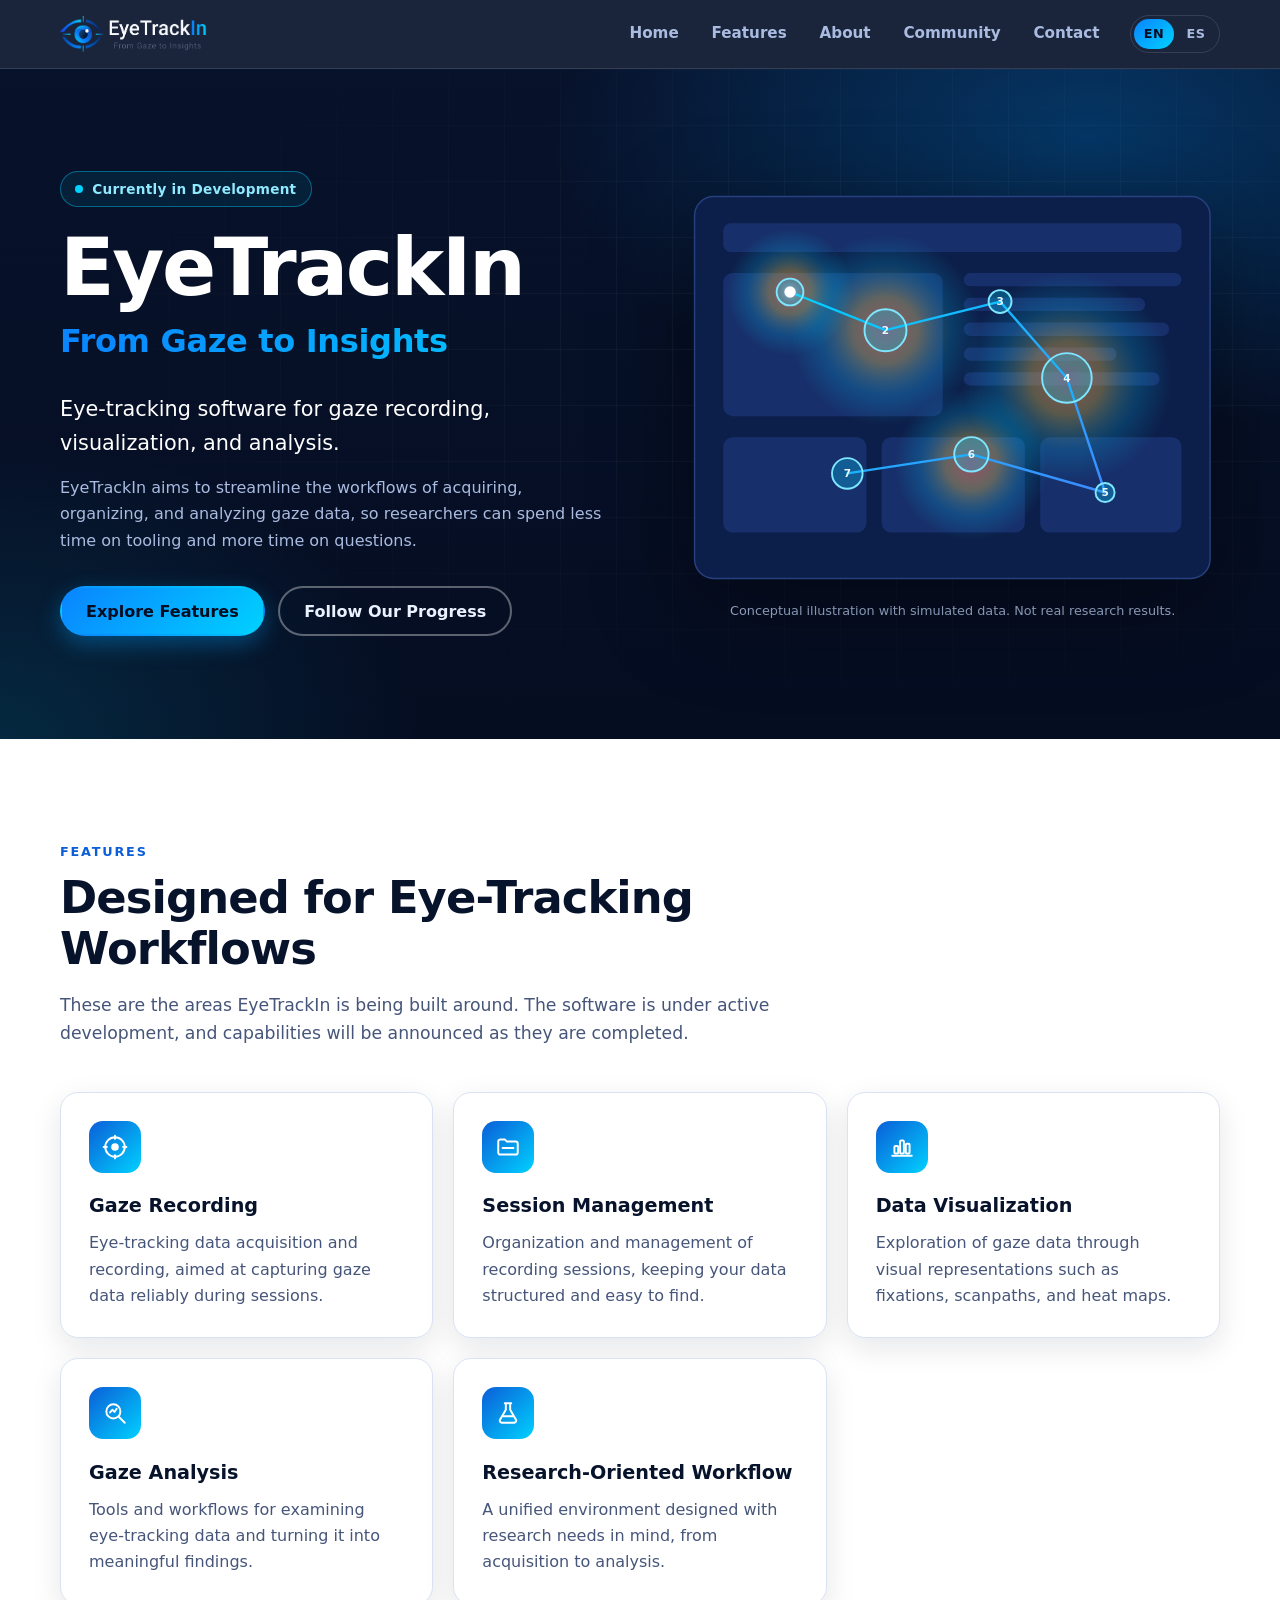
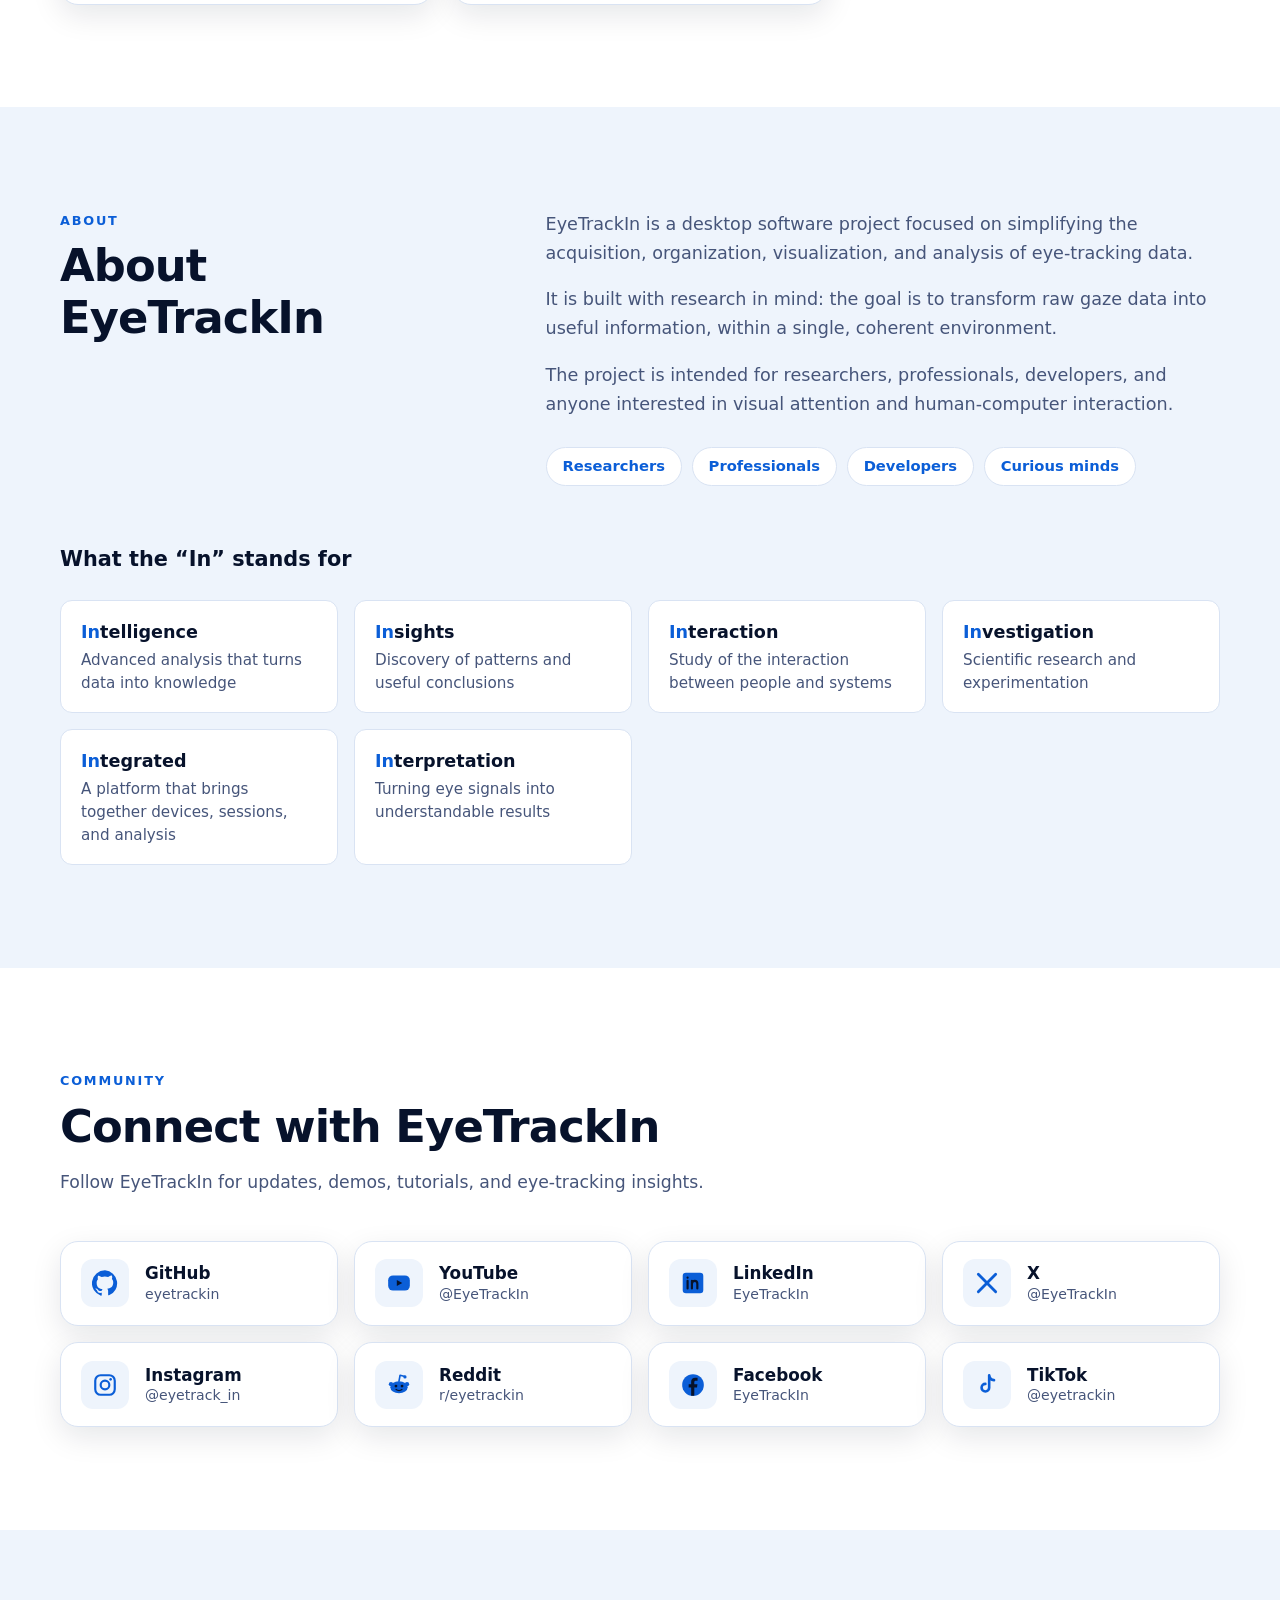
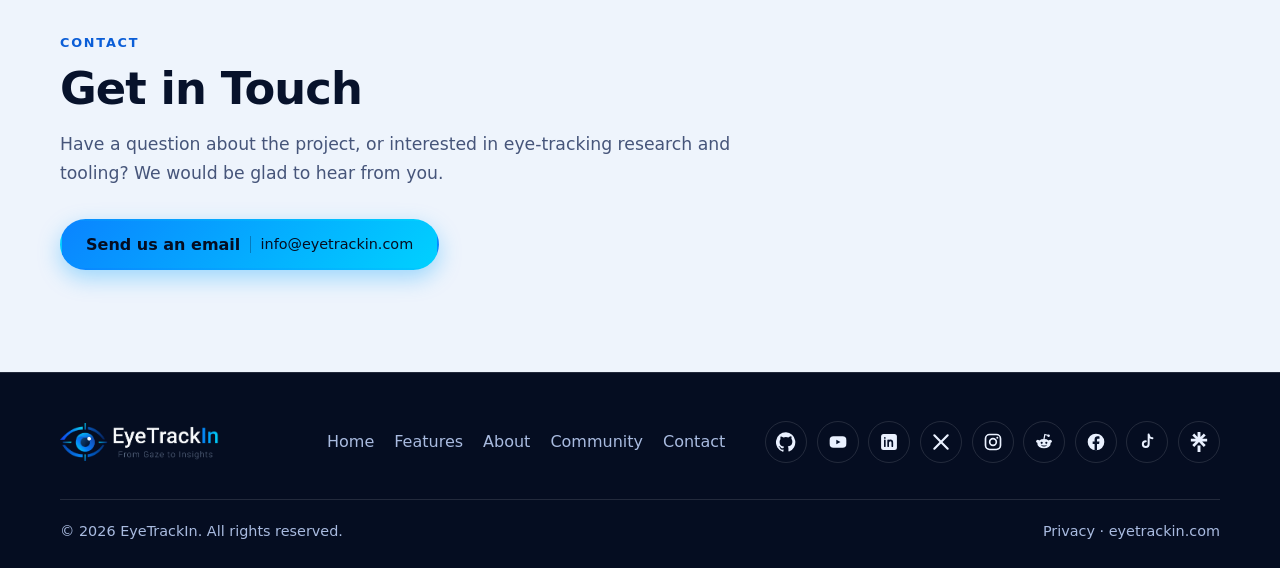
<file: index.html>
<!doctype html>
<html lang="en">
<head>
  <meta charset="utf-8">
  <meta name="viewport" content="width=device-width, initial-scale=1">
  <title>EyeTrackIn | From Gaze to Insights</title>
  <meta name="description" content="EyeTrackIn is desktop eye-tracking software for gaze recording, visualization, and analysis, designed to streamline research workflows. Currently in development.">
  <meta name="theme-color" content="#07122b">
  <meta http-equiv="Content-Security-Policy" content="default-src 'self'; img-src 'self' data:; style-src 'self'; script-src 'self'; base-uri 'self'; form-action 'self'; object-src 'none'">
  <meta name="referrer" content="strict-origin-when-cross-origin">
  <link rel="canonical" href="https://eyetrackin.com/">

  <link rel="icon" href="assets/icons/favicon.ico" sizes="any">
  <link rel="icon" href="assets/icons/favicon.png" type="image/png">
  <link rel="apple-touch-icon" href="assets/icons/favicon.png">

  <meta property="og:type" content="website">
  <meta property="og:site_name" content="EyeTrackIn">
  <meta property="og:title" content="EyeTrackIn | From Gaze to Insights">
  <meta property="og:description" content="Eye-tracking software for gaze recording, visualization, and analysis. Currently in development.">
  <meta property="og:url" content="https://eyetrackin.com/">
  <meta property="og:image" content="https://eyetrackin.com/assets/icons/Icon.png">
  <meta property="og:image:alt" content="EyeTrackIn logo: a stylized eye with tracking crosshair marks">
  <meta name="twitter:card" content="summary">
  <meta name="twitter:title" content="EyeTrackIn | From Gaze to Insights">
  <meta name="twitter:description" content="Eye-tracking software for gaze recording, visualization, and analysis. Currently in development.">
  <meta name="twitter:image" content="https://eyetrackin.com/assets/icons/Icon.png">

  <link rel="stylesheet" href="style.css">
  <script src="script.js" defer></script>
</head>
<body>
  <a class="skip-link" href="#main" data-i18n="skip">Skip to content</a>

  <header class="site-header">
    <div class="container header-inner">
      <a class="brand" href="#home" data-i18n-attr="aria-label:brand.aria" aria-label="EyeTrackIn – back to top">
        <img src="assets/images/EyetrackIn_dark.png" width="3208" height="783" alt="EyeTrackIn – From Gaze to Insights">
      </a>
      <nav id="primary-nav" class="primary-nav" aria-label="Primary" data-i18n-attr="aria-label:nav.primary">
        <ul>
          <li><a href="#home" data-i18n="nav.home">Home</a></li>
          <li><a href="#features" data-i18n="nav.features">Features</a></li>
          <li><a href="#about" data-i18n="nav.about">About</a></li>
          <li><a href="#community" data-i18n="nav.community">Community</a></li>
          <li><a href="#contact" data-i18n="nav.contact">Contact</a></li>
        </ul>
      </nav>
      <div class="lang-switch" role="group" aria-label="Language" data-i18n-attr="aria-label:lang.label" hidden>
        <button type="button" data-lang="en" lang="en" aria-label="English" title="English">EN</button>
        <button type="button" data-lang="es" lang="es" aria-label="Español" title="Español">ES</button>
      </div>
      <button class="menu-toggle" type="button" aria-expanded="false" aria-controls="primary-nav" aria-label="Open menu">
        <span class="menu-bars" aria-hidden="true"></span>
      </button>
    </div>
  </header>

  <main id="main">
    <!-- HERO -->
    <section id="home" class="hero" aria-labelledby="hero-title">
      <div class="container hero-grid">
        <div class="hero-copy">
          <p class="status-pill"><span class="dot" aria-hidden="true"></span><span data-config="status">Currently in Development</span></p>
          <h1 id="hero-title">EyeTrackIn</h1>
          <p class="hero-slogan">From Gaze to Insights</p>
          <p class="hero-lead" data-i18n="hero.lead">Eye-tracking software for gaze recording, visualization, and analysis.</p>
          <p class="hero-sub" data-i18n="hero.sub">EyeTrackIn aims to streamline the workflows of acquiring, organizing, and analyzing gaze data, so researchers can spend less time on tooling and more time on questions.</p>
          <div class="hero-actions">
            <a class="btn btn-primary" href="#features" data-i18n="hero.cta1">Explore Features</a>
            <a class="btn btn-ghost" href="#community" data-i18n="hero.cta2">Follow Our Progress</a>
          </div>
        </div>

        <figure class="hero-visual">
          <svg viewBox="0 0 560 420" role="img" aria-labelledby="viz-title viz-desc">
            <title id="viz-title" data-i18n="viz.title">Conceptual gaze visualization</title>
            <desc id="viz-desc" data-i18n="viz.desc">A schematic stimulus layout overlaid with a heat map, fixation circles of different sizes, and lines connecting them in sequence.</desc>
            <defs>
              <radialGradient id="heat" cx="50%" cy="50%" r="50%">
                <stop offset="0" stop-color="#ff5d5d" stop-opacity=".55"/>
                <stop offset=".35" stop-color="#ffd24a" stop-opacity=".32"/>
                <stop offset=".7" stop-color="#00d1ff" stop-opacity=".16"/>
                <stop offset="1" stop-color="#00d1ff" stop-opacity="0"/>
              </radialGradient>
              <linearGradient id="trail" x1="0" y1="0" x2="1" y2="1">
                <stop offset="0" stop-color="#00d1ff"/>
                <stop offset="1" stop-color="#3d8bff"/>
              </linearGradient>
              <clipPath id="panel"><rect x="10" y="10" width="540" height="400" rx="20"/></clipPath>
            </defs>

            <rect x="10" y="10" width="540" height="400" rx="20" fill="#0c1f4a" stroke="#27407f" stroke-width="1.5"/>
            <g clip-path="url(#panel)">
              <!-- schematic stimulus -->
              <g fill="#17306b">
                <rect x="40" y="38" width="480" height="30" rx="8"/>
                <rect x="40" y="90" width="230" height="150" rx="10"/>
                <rect x="292" y="90" width="228" height="14" rx="7"/>
                <rect x="292" y="116" width="190" height="14" rx="7"/>
                <rect x="292" y="142" width="215" height="14" rx="7"/>
                <rect x="292" y="168" width="160" height="14" rx="7"/>
                <rect x="292" y="194" width="205" height="14" rx="7"/>
                <rect x="40" y="262" width="150" height="100" rx="10"/>
                <rect x="206" y="262" width="150" height="100" rx="10"/>
                <rect x="372" y="262" width="148" height="100" rx="10"/>
              </g>
              <!-- heat map -->
              <circle cx="210" cy="150" r="100" fill="url(#heat)"/>
              <circle cx="400" cy="200" r="110" fill="url(#heat)"/>
              <circle cx="300" cy="290" r="80" fill="url(#heat)"/>
              <circle cx="110" cy="110" r="66" fill="url(#heat)"/>
              <!-- scanpath -->
              <polyline class="scanpath" points="110,110 210,150 330,120 400,200 440,320 300,280 170,300" fill="none" stroke="url(#trail)" stroke-width="2.5" stroke-linejoin="round" stroke-linecap="round" pathLength="1"/>
              <g class="fixations" fill="#00d1ff" fill-opacity=".28" stroke="#7fe6ff" stroke-width="2">
                <circle cx="110" cy="110" r="14"/>
                <circle cx="210" cy="150" r="22"/>
                <circle cx="330" cy="120" r="12"/>
                <circle cx="400" cy="200" r="26"/>
                <circle cx="440" cy="320" r="10"/>
                <circle cx="300" cy="280" r="18"/>
                <circle cx="170" cy="300" r="16"/>
              </g>
              <g fill="#e8f7ff" font-family="system-ui, sans-serif" font-size="11" font-weight="700" text-anchor="middle">
                <text x="110" y="114">1</text><text x="210" y="154">2</text><text x="330" y="124">3</text>
                <text x="400" y="204">4</text><text x="440" y="324">5</text><text x="300" y="284">6</text><text x="170" y="304">7</text>
              </g>
              <circle class="gaze-dot" r="6" fill="#fff"/>
            </g>
          </svg>
          <figcaption data-i18n="viz.caption">Conceptual illustration with simulated data. Not real research results.</figcaption>
        </figure>
      </div>
    </section>

    <!-- FEATURES -->
    <section id="features" class="section section-light" aria-labelledby="features-title">
      <div class="container">
        <header class="section-head">
          <p class="eyebrow" data-i18n="nav.features">Features</p>
          <h2 id="features-title" data-i18n="features.title">Designed for Eye-Tracking Workflows</h2>
          <p class="section-intro" data-i18n="features.intro">These are the areas EyeTrackIn is being built around. The software is under active development, and capabilities will be announced as they are completed.</p>
        </header>

        <ul class="card-grid">
          <li class="card">
            <span class="icon" aria-hidden="true"><svg viewBox="0 0 24 24"><circle cx="12" cy="12" r="9"/><circle cx="12" cy="12" r="3.5" fill="currentColor" stroke="none"/><path d="M12 1.5v3M12 19.5v3M1.5 12h3M19.5 12h3"/></svg></span>
            <h3 data-i18n="f1.title">Gaze Recording</h3>
            <p data-i18n="f1.text">Eye-tracking data acquisition and recording, aimed at capturing gaze data reliably during sessions.</p>
          </li>
          <li class="card">
            <span class="icon" aria-hidden="true"><svg viewBox="0 0 24 24"><path d="M3 7a2 2 0 0 1 2-2h4l2 2h8a2 2 0 0 1 2 2v8a2 2 0 0 1-2 2H5a2 2 0 0 1-2-2z"/><path d="M7 13h10"/></svg></span>
            <h3 data-i18n="f2.title">Session Management</h3>
            <p data-i18n="f2.text">Organization and management of recording sessions, keeping your data structured and easy to find.</p>
          </li>
          <li class="card">
            <span class="icon" aria-hidden="true"><svg viewBox="0 0 24 24"><path d="M3 20h18"/><rect x="5" y="11" width="3.5" height="7" rx="1"/><rect x="10.25" y="6" width="3.5" height="12" rx="1"/><rect x="15.5" y="9" width="3.5" height="9" rx="1"/></svg></span>
            <h3 data-i18n="f3.title">Data Visualization</h3>
            <p data-i18n="f3.text">Exploration of gaze data through visual representations such as fixations, scanpaths, and heat maps.</p>
          </li>
          <li class="card">
            <span class="icon" aria-hidden="true"><svg viewBox="0 0 24 24"><circle cx="10.5" cy="10.5" r="6.5"/><path d="m15.5 15.5 5.5 5.5"/><path d="M7.5 11.5 9.5 9l2 2 2-3"/></svg></span>
            <h3 data-i18n="f4.title">Gaze Analysis</h3>
            <p data-i18n="f4.text">Tools and workflows for examining eye-tracking data and turning it into meaningful findings.</p>
          </li>
          <li class="card">
            <span class="icon" aria-hidden="true"><svg viewBox="0 0 24 24"><path d="M9 3h6M10 3v6l-5.5 9.5A2 2 0 0 0 6.2 21h11.6a2 2 0 0 0 1.7-2.5L14 9V3"/><path d="M7.5 15h9"/></svg></span>
            <h3 data-i18n="f5.title">Research-Oriented Workflow</h3>
            <p data-i18n="f5.text">A unified environment designed with research needs in mind, from acquisition to analysis.</p>
          </li>
        </ul>
      </div>
    </section>

    <!-- ABOUT -->
    <section id="about" class="section section-mist" aria-labelledby="about-title">
      <div class="container about-grid">
        <div>
          <p class="eyebrow" data-i18n="nav.about">About</p>
          <h2 id="about-title" data-i18n="about.title">About EyeTrackIn</h2>
        </div>
        <div class="about-body">
          <p data-i18n="about.p1">EyeTrackIn is a desktop software project focused on simplifying the acquisition, organization, visualization, and analysis of eye-tracking data.</p>
          <p data-i18n="about.p2">It is built with research in mind: the goal is to transform raw gaze data into useful information, within a single, coherent environment.</p>
          <p data-i18n="about.p3">The project is intended for researchers, professionals, developers, and anyone interested in visual attention and human-computer interaction.</p>
          <ul class="audience" aria-label="Who EyeTrackIn is for" data-i18n-attr="aria-label:about.audience">
            <li data-i18n="aud.1">Researchers</li>
            <li data-i18n="aud.2">Professionals</li>
            <li data-i18n="aud.3">Developers</li>
            <li data-i18n="aud.4">Curious minds</li>
          </ul>
        </div>
      </div>

      <div class="container in-meaning">
        <h3 data-i18n="in.title">What the “In” stands for</h3>
        <ul class="in-grid">
          <li><strong lang="en"><span>In</span>telligence</strong><span data-i18n="in.1">Advanced analysis that turns data into knowledge</span></li>
          <li><strong lang="en"><span>In</span>sights</strong><span data-i18n="in.2">Discovery of patterns and useful conclusions</span></li>
          <li><strong lang="en"><span>In</span>teraction</strong><span data-i18n="in.3">Study of the interaction between people and systems</span></li>
          <li><strong lang="en"><span>In</span>vestigation</strong><span data-i18n="in.4">Scientific research and experimentation</span></li>
          <li><strong lang="en"><span>In</span>tegrated</strong><span data-i18n="in.5">A platform that brings together devices, sessions, and analysis</span></li>
          <li><strong lang="en"><span>In</span>terpretation</strong><span data-i18n="in.6">Turning eye signals into understandable results</span></li>
        </ul>
      </div>
    </section>

    <!-- COMMUNITY -->
    <section id="community" class="section section-light" aria-labelledby="community-title">
      <div class="container">
        <header class="section-head">
          <p class="eyebrow" data-i18n="nav.community">Community</p>
          <h2 id="community-title" data-i18n="community.title">Connect with EyeTrackIn</h2>
          <p class="section-intro" data-i18n="community.intro">Follow EyeTrackIn for updates, demos, tutorials, and eye-tracking insights.</p>
        </header>
        <ul class="social-grid" data-social-list="community"></ul>
      </div>
    </section>

    <!-- CONTACT -->
    <section id="contact" class="section section-mist" aria-labelledby="contact-title">
      <div class="container contact-wrap">
        <header class="section-head">
          <p class="eyebrow" data-i18n="nav.contact">Contact</p>
          <h2 id="contact-title" data-i18n="contact.title">Get in Touch</h2>
          <p class="section-intro" data-i18n="contact.intro">Have a question about the project, or interested in eye-tracking research and tooling? We would be glad to hear from you.</p>
        </header>
        <div class="contact-actions" id="contact-actions"></div>
      </div>
    </section>
  </main>

  <footer class="site-footer">
    <div class="container">
      <div class="footer-top">
        <div class="footer-brand">
          <img src="assets/images/EyetrackIn_dark.png" width="3208" height="783" alt="EyeTrackIn – From Gaze to Insights">
        </div>
        <nav aria-label="Footer" data-i18n-attr="aria-label:nav.footer">
          <ul class="footer-nav">
            <li><a href="#home" data-i18n="nav.home">Home</a></li>
            <li><a href="#features" data-i18n="nav.features">Features</a></li>
            <li><a href="#about" data-i18n="nav.about">About</a></li>
            <li><a href="#community" data-i18n="nav.community">Community</a></li>
            <li><a href="#contact" data-i18n="nav.contact">Contact</a></li>
          </ul>
        </nav>
        <ul class="footer-social" data-social-list="footer" aria-label="EyeTrackIn on social media" data-i18n-attr="aria-label:footer.social"></ul>
      </div>
      <div class="footer-bottom">
        <p>&copy; <span data-year>2026</span> EyeTrackIn. <span data-i18n="footer.rights">All rights reserved.</span></p>
        <p><a href="privacy.html" data-i18n="footer.privacy">Privacy</a> &middot; <a data-domain href="https://eyetrackin.com">eyetrackin.com</a></p>
      </div>
    </div>
  </footer>
</body>
</html>
</file>
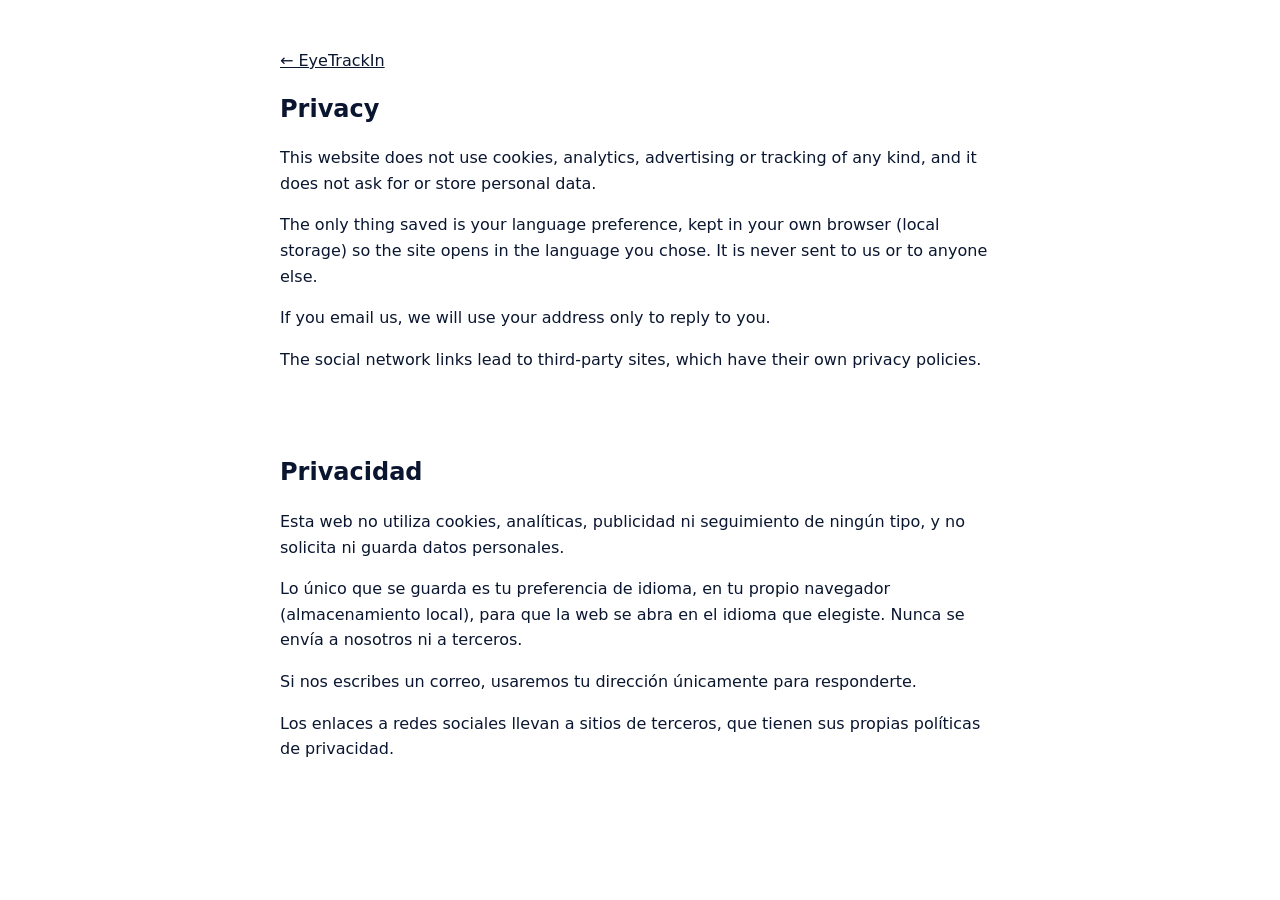
<file: privacy.html>
<!doctype html>
<html lang="en">
<head>
  <meta charset="utf-8">
  <meta name="viewport" content="width=device-width, initial-scale=1">
  <title>Privacy | EyeTrackIn</title>
  <meta name="robots" content="noindex">
  <meta name="theme-color" content="#07122b">
  <meta http-equiv="Content-Security-Policy" content="default-src 'self'; img-src 'self' data:; style-src 'self'; script-src 'self'; base-uri 'self'; form-action 'self'; object-src 'none'">
  <meta name="referrer" content="strict-origin-when-cross-origin">
  <link rel="icon" href="assets/icons/favicon.ico" sizes="any">
  <link rel="icon" href="assets/icons/favicon.png" type="image/png">
  <link rel="stylesheet" href="style.css">
</head>
<body>
  <main class="container legal">
    <p><a href="index.html">&larr; EyeTrackIn</a></p>

    <section lang="en">
      <h1>Privacy</h1>
      <p>This website does not use cookies, analytics, advertising or tracking of any kind, and it does not ask for or store personal data.</p>
      <p>The only thing saved is your language preference, kept in your own browser (local storage) so the site opens in the language you chose. It is never sent to us or to anyone else.</p>
      <p>If you email us, we will use your address only to reply to you.</p>
      <p>The social network links lead to third-party sites, which have their own privacy policies.</p>
    </section>

    <hr>

    <section lang="es">
      <h1>Privacidad</h1>
      <p>Esta web no utiliza cookies, analíticas, publicidad ni seguimiento de ningún tipo, y no solicita ni guarda datos personales.</p>
      <p>Lo único que se guarda es tu preferencia de idioma, en tu propio navegador (almacenamiento local), para que la web se abra en el idioma que elegiste. Nunca se envía a nosotros ni a terceros.</p>
      <p>Si nos escribes un correo, usaremos tu dirección únicamente para responderte.</p>
      <p>Los enlaces a redes sociales llevan a sitios de terceros, que tienen sus propias políticas de privacidad.</p>
    </section>
  </main>
</body>
</html>
</file>
<file: style.css>
/* ==========================================================================
   EyeTrackIn – styles
   1. Tokens  2. Base  3. Header  4. Hero  5. Sections  6. Features
   7. About   8. Community  9. Contact  10. Footer  11. Motion
   ========================================================================== */

/* 1. Tokens */
:root {
  --navy-950: #050d21;
  --navy-900: #07122b;
  --navy-800: #0c1f4a;
  --navy-700: #17306b;
  --blue: #0a84ff;
  --blue-deep: #0b5ed7;
  --cyan: #00d1ff;
  --ink: #0a1630;
  --ink-soft: #46557a;
  --mist: #eef4fc;
  --white: #fff;
  --on-dark: #eaf1ff;
  --on-dark-soft: #a9bbe0;
  --line-dark: rgba(255, 255, 255, .12);
  --line-light: #d9e3f3;

  --radius: 18px;
  --radius-sm: 12px;
  --shadow: 0 10px 30px rgba(7, 18, 43, .10);
  --header-h: 68px;
  --font: "Inter", system-ui, -apple-system, "Segoe UI", Roboto, "Helvetica Neue", Arial, sans-serif;
}

/* 2. Base */
*, *::before, *::after { box-sizing: border-box; }
html { scroll-behavior: smooth; scroll-padding-top: calc(var(--header-h) + 8px); -webkit-text-size-adjust: 100%; }
body {
  margin: 0;
  font-family: var(--font);
  font-size: 1rem;
  line-height: 1.65;
  color: var(--ink);
  background: var(--white);
  overflow-x: hidden;
}
img, svg { display: block; max-width: 100%; }
img { height: auto; }
a { color: inherit; }
ul { list-style: none; margin: 0; padding: 0; }
h1, h2, h3, p { margin: 0; }

:focus-visible { outline: 3px solid var(--cyan); outline-offset: 3px; border-radius: 6px; }

.container { width: min(1160px, 100% - 2.5rem); margin-inline: auto; }

.skip-link {
  position: fixed; left: 1rem; top: -4rem; z-index: 100;
  background: var(--cyan); color: var(--navy-950); font-weight: 700;
  padding: .6rem 1rem; border-radius: 8px; text-decoration: none; transition: top .2s;
}
.skip-link:focus { top: 1rem; }

/* Buttons */
.btn {
  display: inline-flex; align-items: center; justify-content: center;
  padding: .85rem 1.5rem; border-radius: 999px; border: 2px solid transparent;
  font: inherit; font-weight: 650; text-decoration: none; line-height: 1.2;
  transition: transform .2s, box-shadow .2s, background-color .2s, border-color .2s;
}
.btn:hover { transform: translateY(-2px); }
.btn-primary { background: linear-gradient(135deg, var(--blue), var(--cyan)); color: var(--navy-950); box-shadow: 0 8px 22px rgba(0, 160, 255, .35); }
.btn-primary:hover { box-shadow: 0 12px 28px rgba(0, 190, 255, .5); }
.btn-ghost { border-color: rgba(255, 255, 255, .35); color: var(--on-dark); }
.btn-ghost:hover { border-color: var(--cyan); background: rgba(0, 209, 255, .1); }

/* 3. Header */
.site-header {
  position: sticky; top: 0; z-index: 50;
  background: rgba(7, 18, 43, .92);
  -webkit-backdrop-filter: blur(10px); backdrop-filter: blur(10px);
  border-bottom: 1px solid var(--line-dark);
}
.header-inner { display: flex; align-items: center; justify-content: space-between; min-height: var(--header-h); gap: 1rem; }
.brand { display: block; flex: 0 0 auto; }
.brand img { height: 36px; width: auto; }

.menu-toggle {
  display: none; width: 44px; height: 44px; border: 1px solid var(--line-dark);
  border-radius: 10px; background: transparent; color: var(--on-dark); cursor: pointer;
  align-items: center; justify-content: center;
}
.menu-bars, .menu-bars::before, .menu-bars::after {
  display: block; width: 20px; height: 2px; background: currentColor; border-radius: 2px; transition: transform .2s, opacity .2s;
}
.menu-bars { position: relative; }
.menu-bars::before, .menu-bars::after { content: ""; position: absolute; left: 0; }
.menu-bars::before { top: -6px; }
.menu-bars::after { top: 6px; }
.menu-toggle[aria-expanded="true"] .menu-bars { background: transparent; }
.menu-toggle[aria-expanded="true"] .menu-bars::before { top: 0; transform: rotate(45deg); }
.menu-toggle[aria-expanded="true"] .menu-bars::after { top: 0; transform: rotate(-45deg); }

.header-inner { justify-content: flex-start; }
.primary-nav { margin-left: auto; }
.lang-switch { display: inline-flex; padding: 3px; border: 1px solid var(--line-dark); border-radius: 999px; gap: 2px; }
.lang-switch[hidden] { display: none; }
.lang-switch button {
  min-width: 40px; height: 30px; padding: 0 .6rem; border: 0; border-radius: 999px; background: transparent;
  color: var(--on-dark-soft); font: inherit; font-size: .8rem; font-weight: 700; letter-spacing: .04em; cursor: pointer;
  transition: color .2s, background-color .2s;
}
.lang-switch button:hover { color: var(--white); }
.lang-switch button[aria-pressed="true"] { background: linear-gradient(135deg, var(--blue), var(--cyan)); color: var(--navy-950); }
.primary-nav ul { display: flex; gap: .25rem; }
.primary-nav a {
  display: block; padding: .55rem .9rem; border-radius: 999px; text-decoration: none;
  color: var(--on-dark-soft); font-weight: 550; font-size: .95rem; transition: color .2s, background-color .2s;
}
.primary-nav a:hover { color: var(--white); background: rgba(255, 255, 255, .08); }
.primary-nav a[aria-current="true"] { color: var(--white); box-shadow: inset 0 -2px 0 var(--cyan); border-radius: 0; }

@media (max-width: 859px) {
  :root { --header-h: 60px; }
  .brand img { height: 30px; }
  .lang-switch { margin-left: auto; }
  .primary-nav { margin-left: 0; }
  .js .menu-toggle { display: inline-flex; }
  .js .primary-nav {
    position: absolute; left: 0; right: 0; top: 100%;
    background: var(--navy-900); border-bottom: 1px solid var(--line-dark);
    padding: .5rem 1.25rem 1rem; display: none;
  }
  .js .primary-nav.open { display: block; }
  .primary-nav ul { flex-direction: column; }
  .primary-nav a { padding: .85rem .5rem; border-radius: 8px; }
  .primary-nav a[aria-current="true"] { box-shadow: none; color: var(--cyan); }
  /* Without JS the links simply wrap below the logo */
  .no-js .header-inner, html:not(.js) .header-inner { flex-wrap: wrap; padding-block: .5rem; }
  html:not(.js) .primary-nav ul { flex-wrap: wrap; }
}

/* 4. Hero */
.hero {
  position: relative; color: var(--on-dark); overflow: hidden;
  background:
    radial-gradient(900px 500px at 85% 10%, rgba(0, 150, 255, .28), transparent 60%),
    radial-gradient(700px 500px at 0% 100%, rgba(0, 209, 255, .14), transparent 60%),
    linear-gradient(180deg, var(--navy-900), var(--navy-950));
  padding-block: clamp(3rem, 8vw, 6.5rem);
}
.hero::before {
  content: ""; position: absolute; inset: 0; opacity: .5; pointer-events: none;
  background-image: linear-gradient(var(--line-dark) 1px, transparent 1px), linear-gradient(90deg, var(--line-dark) 1px, transparent 1px);
  background-size: 56px 56px;
  -webkit-mask-image: radial-gradient(ellipse at 70% 40%, #000 0%, transparent 70%);
  mask-image: radial-gradient(ellipse at 70% 40%, #000 0%, transparent 70%);
}
.hero-grid { position: relative; display: grid; gap: clamp(2rem, 5vw, 4rem); align-items: center; }
@media (min-width: 960px) { .hero-grid { grid-template-columns: 1.05fr 1fr; } }

.status-pill {
  display: inline-flex; align-items: center; gap: .55rem; padding: .35rem .9rem;
  border: 1px solid rgba(0, 209, 255, .4); background: rgba(0, 209, 255, .08);
  color: #8fe9ff; border-radius: 999px; font-size: .85rem; font-weight: 600; letter-spacing: .02em;
}
.status-pill .dot { width: 8px; height: 8px; border-radius: 50%; background: var(--cyan); box-shadow: 0 0 0 0 rgba(0, 209, 255, .6); animation: pulse 2.4s infinite; }

.hero h1 { margin-top: 1.25rem; font-size: clamp(2.8rem, 8vw, 5rem); line-height: 1.02; letter-spacing: -.03em; font-weight: 800; color: var(--white); }
.hero-slogan {
  margin-top: .4rem; font-size: clamp(1.4rem, 3.5vw, 2rem); font-weight: 650; letter-spacing: -.01em;
  background: linear-gradient(90deg, var(--blue), var(--cyan)); -webkit-background-clip: text; background-clip: text; color: transparent;
}
.hero-lead { margin-top: 1.5rem; font-size: clamp(1.1rem, 2.2vw, 1.3rem); color: var(--white); max-width: 34rem; }
.hero-sub { margin-top: .9rem; color: var(--on-dark-soft); max-width: 34rem; }
.hero-actions { margin-top: 2rem; display: flex; flex-wrap: wrap; gap: .85rem; }

.hero-visual { margin: 0; }
.hero-visual svg { width: 100%; height: auto; filter: drop-shadow(0 25px 50px rgba(0, 0, 0, .45)); }
.hero-visual figcaption { margin-top: .75rem; font-size: .8rem; color: var(--on-dark-soft); text-align: center; }
.scanpath { stroke-dasharray: 1; stroke-dashoffset: 0; animation: draw 3.2s ease-out both; }
.fixations circle { transform-box: fill-box; transform-origin: center; animation: breathe 4s ease-in-out infinite; }
.fixations circle:nth-child(even) { animation-delay: -2s; }
.gaze-dot {
  offset-path: path("M110 110 L210 150 L330 120 L400 200 L440 320 L300 280 L170 300");
  offset-rotate: 0deg; animation: travel 9s ease-in-out infinite;
  filter: drop-shadow(0 0 6px #7fe6ff);
}

/* 5. Sections */
.section { padding-block: clamp(3.5rem, 8vw, 6.5rem); }
.section-light { background: var(--white); }
.section-mist { background: var(--mist); }
.section-dark {
  color: var(--on-dark);
  background: radial-gradient(800px 400px at 100% 0%, rgba(0, 140, 255, .22), transparent 60%), linear-gradient(180deg, var(--navy-800), var(--navy-900));
}
.section-head { max-width: 46rem; margin-bottom: 2.75rem; }
.eyebrow { font-size: .8rem; font-weight: 750; letter-spacing: .14em; text-transform: uppercase; color: var(--blue-deep); margin-bottom: .6rem; }
.section-dark .eyebrow { color: var(--cyan); }
.section h2 { font-size: clamp(1.9rem, 4.5vw, 2.8rem); line-height: 1.15; letter-spacing: -.02em; font-weight: 800; color: var(--navy-900); }
.section-dark h2 { color: var(--white); }
.section-intro { margin-top: 1rem; font-size: 1.08rem; color: var(--ink-soft); }
.section-dark .section-intro { color: var(--on-dark-soft); }

/* 6. Features */
.card-grid { display: grid; gap: 1.25rem; grid-template-columns: repeat(auto-fit, minmax(min(100%, 300px), 1fr)); }
.card {
  position: relative; padding: 1.75rem; background: var(--white); border: 1px solid var(--line-light);
  border-radius: var(--radius); box-shadow: var(--shadow); transition: transform .25s, box-shadow .25s, border-color .25s;
}
.card::before {
  content: ""; position: absolute; left: 1.75rem; right: 1.75rem; top: -1px; height: 3px; border-radius: 0 0 3px 3px;
  background: linear-gradient(90deg, var(--blue), var(--cyan)); opacity: 0; transition: opacity .25s;
}
.card:hover { transform: translateY(-4px); border-color: #b9d3f5; box-shadow: 0 18px 40px rgba(10, 80, 200, .14); }
.card:hover::before { opacity: 1; }
.icon {
  display: grid; place-items: center; width: 52px; height: 52px; border-radius: 14px; margin-bottom: 1.1rem;
  color: var(--white); background: linear-gradient(135deg, var(--blue-deep), var(--cyan));
}
.icon svg { width: 26px; height: 26px; fill: none; stroke: currentColor; stroke-width: 1.8; stroke-linecap: round; stroke-linejoin: round; }
.card h3 { font-size: 1.2rem; font-weight: 750; color: var(--navy-900); }
.card p { margin-top: .5rem; color: var(--ink-soft); }

/* 7. About */
.about-grid { display: grid; gap: 2rem; }
@media (min-width: 860px) { .about-grid { grid-template-columns: 1fr 1.6fr; gap: 4rem; } }
.about-body p { font-size: 1.1rem; color: var(--ink-soft); }
.about-body p + p { margin-top: 1.1rem; }
.audience { margin-top: 1.75rem; display: flex; flex-wrap: wrap; gap: .6rem; }
.audience li {
  padding: .4rem 1rem; border-radius: 999px; background: var(--white); border: 1px solid var(--line-light);
  color: var(--blue-deep); font-weight: 650; font-size: .92rem;
}

.in-meaning { margin-top: 3.5rem; }
.in-meaning h3 { font-size: 1.3rem; font-weight: 750; color: var(--navy-900); }
.in-grid { margin-top: 1.5rem; display: grid; gap: 1rem; grid-template-columns: repeat(auto-fit, minmax(min(100%, 260px), 1fr)); }
.in-grid li {
  display: flex; flex-direction: column; gap: .25rem; padding: 1.1rem 1.25rem; background: var(--white);
  border: 1px solid var(--line-light); border-radius: var(--radius-sm); color: var(--ink-soft); font-size: .95rem; line-height: 1.5;
}
.in-grid strong { font-size: 1.1rem; font-weight: 750; color: var(--navy-900); }
.in-grid strong span { color: var(--blue-deep); }

/* 8. Community */
.social-grid { display: grid; gap: 1rem; grid-template-columns: repeat(auto-fit, minmax(min(100%, 230px), 1fr)); }
.social-card {
  display: flex; align-items: center; gap: 1rem; padding: 1.1rem 1.25rem; text-decoration: none;
  background: var(--white); border: 1px solid var(--line-light); border-radius: var(--radius); box-shadow: var(--shadow);
  transition: transform .2s, border-color .2s, box-shadow .2s;
}
.social-card:hover { transform: translateY(-3px); border-color: #b9d3f5; box-shadow: 0 18px 40px rgba(10, 80, 200, .14); }
.social-icon { display: grid; place-items: center; width: 48px; height: 48px; flex: none; border-radius: 12px; background: var(--mist); color: var(--blue-deep); transition: background-color .2s, color .2s; }
.social-card:hover .social-icon { background: linear-gradient(135deg, var(--blue-deep), var(--cyan)); color: var(--white); }
.social-icon svg { width: 26px; height: 26px; }
.social-text { display: flex; flex-direction: column; min-width: 0; line-height: 1.3; }
.social-text strong { color: var(--navy-900); font-size: 1.05rem; }
.social-text small { color: var(--ink-soft); font-size: .88rem; overflow-wrap: anywhere; }

.social-card.is-soon { border-style: dashed; background: transparent; box-shadow: none; opacity: .75; cursor: default; }
.social-card.is-soon:hover { transform: none; box-shadow: none; border-color: var(--line-light); }
.social-card.is-soon:hover .social-icon { background: var(--mist); color: var(--blue-deep); }
.social-card.is-soon small { color: var(--blue-deep); font-weight: 650; letter-spacing: .02em; }

/* 9. Contact */
.btn-sub { display: block; margin-left: .6rem; padding-left: .6rem; border-left: 1px solid rgba(5, 13, 33, .3); font-weight: 500; font-size: .9rem; }
@media (max-width: 480px) { .contact-actions .btn { width: 100%; flex-wrap: wrap; text-align: center; } .btn-sub { border: 0; margin: 0; padding: 0; width: 100%; } }
.contact-wrap .section-head { margin-bottom: 2rem; }
.contact-actions { display: flex; flex-wrap: wrap; gap: .85rem; }

/* 10. Footer */
.site-footer { background: var(--navy-950); color: var(--on-dark-soft); padding-block: 3rem 1.5rem; border-top: 1px solid var(--line-dark); }
.footer-top { display: grid; gap: 2rem; }
@media (min-width: 1100px) { .footer-top { grid-template-columns: minmax(0, 1fr) auto auto; align-items: center; gap: 2.5rem; } }
.footer-brand img { width: min(260px, 70%); height: auto; }
.footer-nav { display: flex; flex-wrap: wrap; gap: .4rem 1.25rem; }
.footer-nav a { white-space: nowrap; }
.footer-nav a, .footer-bottom a { text-decoration: none; transition: color .2s; }
.footer-nav a:hover, .footer-bottom a:hover { color: var(--cyan); }
.footer-social { display: flex; flex-wrap: wrap; gap: .6rem; }
.footer-social-link {
  display: grid; place-items: center; width: 42px; height: 42px; border-radius: 50%;
  border: 1px solid var(--line-dark); color: var(--on-dark); transition: color .2s, border-color .2s, transform .2s, background-color .2s;
}
.footer-social-link:hover { color: var(--cyan); border-color: var(--cyan); background: rgba(0, 209, 255, .08); transform: translateY(-2px); }
.footer-social-link svg { width: 20px; height: 20px; }
.footer-bottom {
  margin-top: 2.25rem; padding-top: 1.25rem; border-top: 1px solid var(--line-dark);
  display: flex; flex-wrap: wrap; justify-content: space-between; gap: .5rem 1rem; font-size: .9rem;
}

/* 11. Motion */
@keyframes pulse { 0% { box-shadow: 0 0 0 0 rgba(0, 209, 255, .55); } 70%, 100% { box-shadow: 0 0 0 10px rgba(0, 209, 255, 0); } }
@keyframes draw { from { stroke-dashoffset: 1; } to { stroke-dashoffset: 0; } }
@keyframes breathe { 0%, 100% { transform: scale(1); } 50% { transform: scale(1.12); } }
@keyframes travel { from { offset-distance: 0%; } to { offset-distance: 100%; } }

@media (prefers-reduced-motion: reduce) {
  html { scroll-behavior: auto; }
  *, *::before, *::after { animation: none !important; transition: none !important; }
  .gaze-dot { display: none; }
}

/* Legal / privacy page */
.legal { max-width: 720px; margin: 0 auto; padding: 3rem 0 4rem; }
.legal h1 { margin-bottom: 1rem; }
.legal h2 { margin: 2rem 0 .5rem; }
.legal p { margin: 0 0 1rem; line-height: 1.6; }
.legal hr { margin: 2.5rem 0; border: 0; border-top: 1px solid rgba(255,255,255,.15); }
</file>
